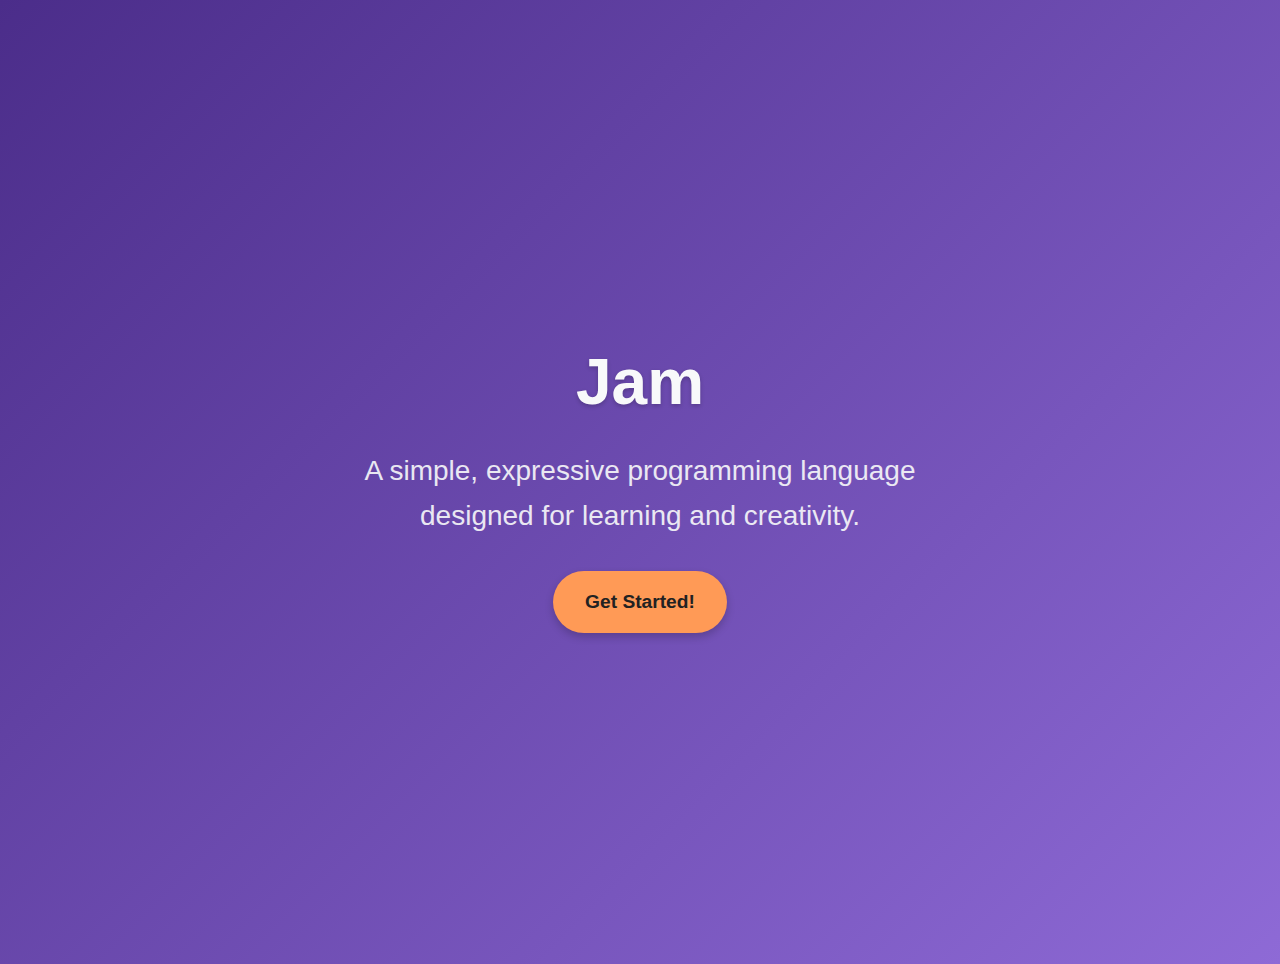
<file: index.html>
<!DOCTYPE html>
<html lang="en">
  <head>
    <meta charset="UTF-8" />
    <meta name="viewport" content="width=device-width, initial-scale=1.0" />
    <link
      rel="apple-touch-icon"
      sizes="180x180"
      href="/icon/apple-touch-icon.png"
    />
    <link
      rel="icon"
      type="image/png"
      sizes="32x32"
      href="/icon/favicon-32x32.png"
    />
    <link
      rel="icon"
      type="image/png"
      sizes="16x16"
      href="/icon/favicon-16x16.png"
    />
    <link rel="manifest" href="/icon/site.webmanifest" />
    <title>Jam - A Simple, Expressive Language</title>
    <style>
      :root {
        --primary: #6e48aa; /* Jam-like purple */
        --primary-dark: #4b2d8a;
        --primary-light: #8e6ad6;
        --secondary: #ff9a56; /* Accent orange */
        --white: #f8f9fa;
      }

      body {
        font-family: "Segoe UI", Arial, sans-serif;
        margin: 0;
        padding: 0;
        line-height: 1.6;
        min-height: 100vh;
        background: linear-gradient(
          135deg,
          var(--primary-dark),
          var(--primary-light)
        );
        color: var(--white);
      }

      .hero {
        display: flex;
        flex-direction: column;
        justify-content: center;
        align-items: center;
        min-height: 100vh;
        padding: 2rem;
        text-align: center;
      }

      .hero h1 {
        font-size: 4rem;
        margin: 0;
        text-shadow: 0 2px 4px rgba(0, 0, 0, 0.2);
        animation: fadeIn 1s ease-in-out;
      }

      .hero p {
        font-size: 1.75rem;
        max-width: 600px;
        margin: 1rem auto 2rem;
        opacity: 0.9;
        animation: fadeIn 1.5s ease-in-out;
      }

      .cta-button {
        background: var(--secondary);
        color: #222;
        padding: 1rem 2rem;
        border-radius: 50px;
        font-weight: bold;
        text-decoration: none;
        font-size: 1.2rem;
        transition: all 0.3s ease;
        box-shadow: 0 4px 8px rgba(0, 0, 0, 0.2);
        animation: fadeIn 2s ease-in-out;
      }

      .cta-button:hover {
        transform: translateY(-3px);
        box-shadow: 0 6px 12px rgba(0, 0, 0, 0.3);
      }

      @keyframes fadeIn {
        from {
          opacity: 0;
          transform: translateY(20px);
        }
        to {
          opacity: 1;
          transform: translateY(0);
        }
      }

      @media (max-width: 768px) {
        .hero h1 {
          font-size: 2.5rem;
        }
        .hero p {
          font-size: 1.25rem;
        }
      }
    </style>
  </head>
  <body>
    <section class="hero">
      <h1>Jam</h1>
      <p>
        A simple, expressive programming language designed for learning and
        creativity.
      </p>
      <a href="docs.html" class="cta-button">Get Started!</a>
    </section>
  </body>
</html>
</file>
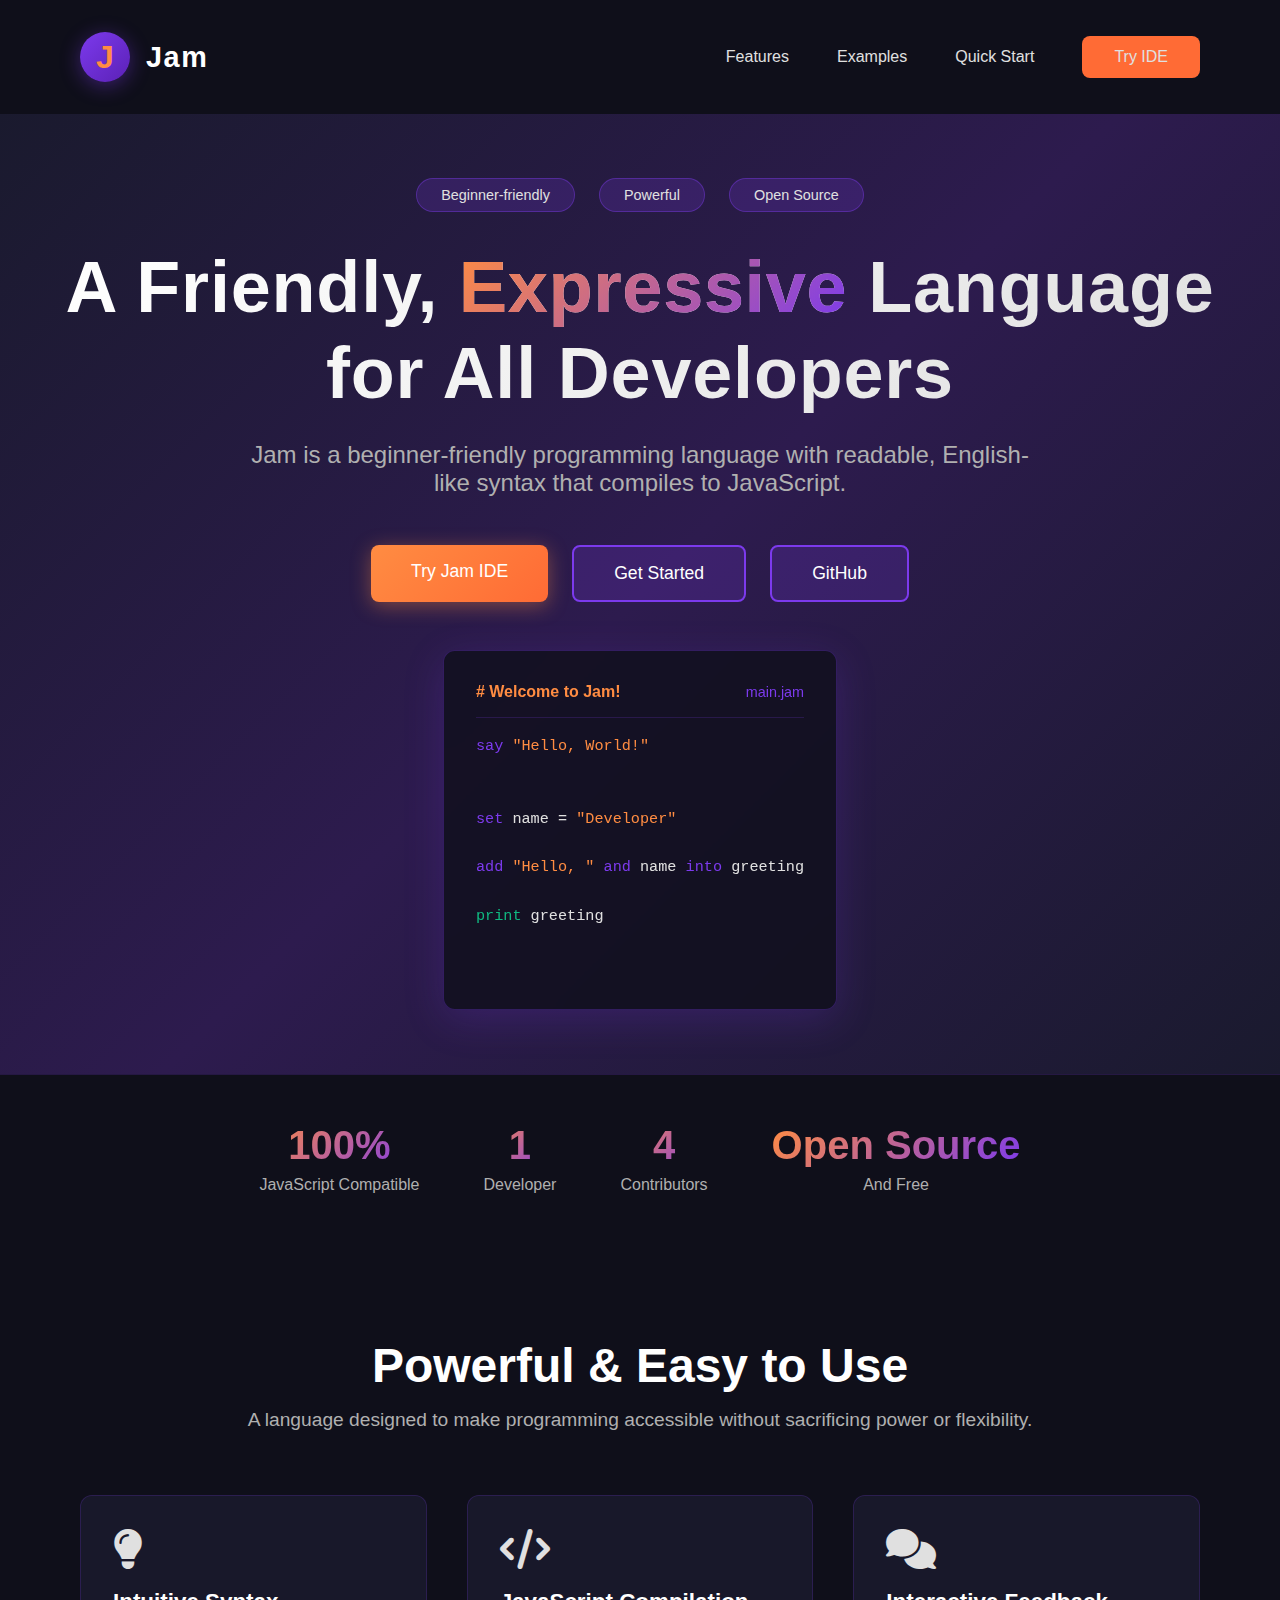
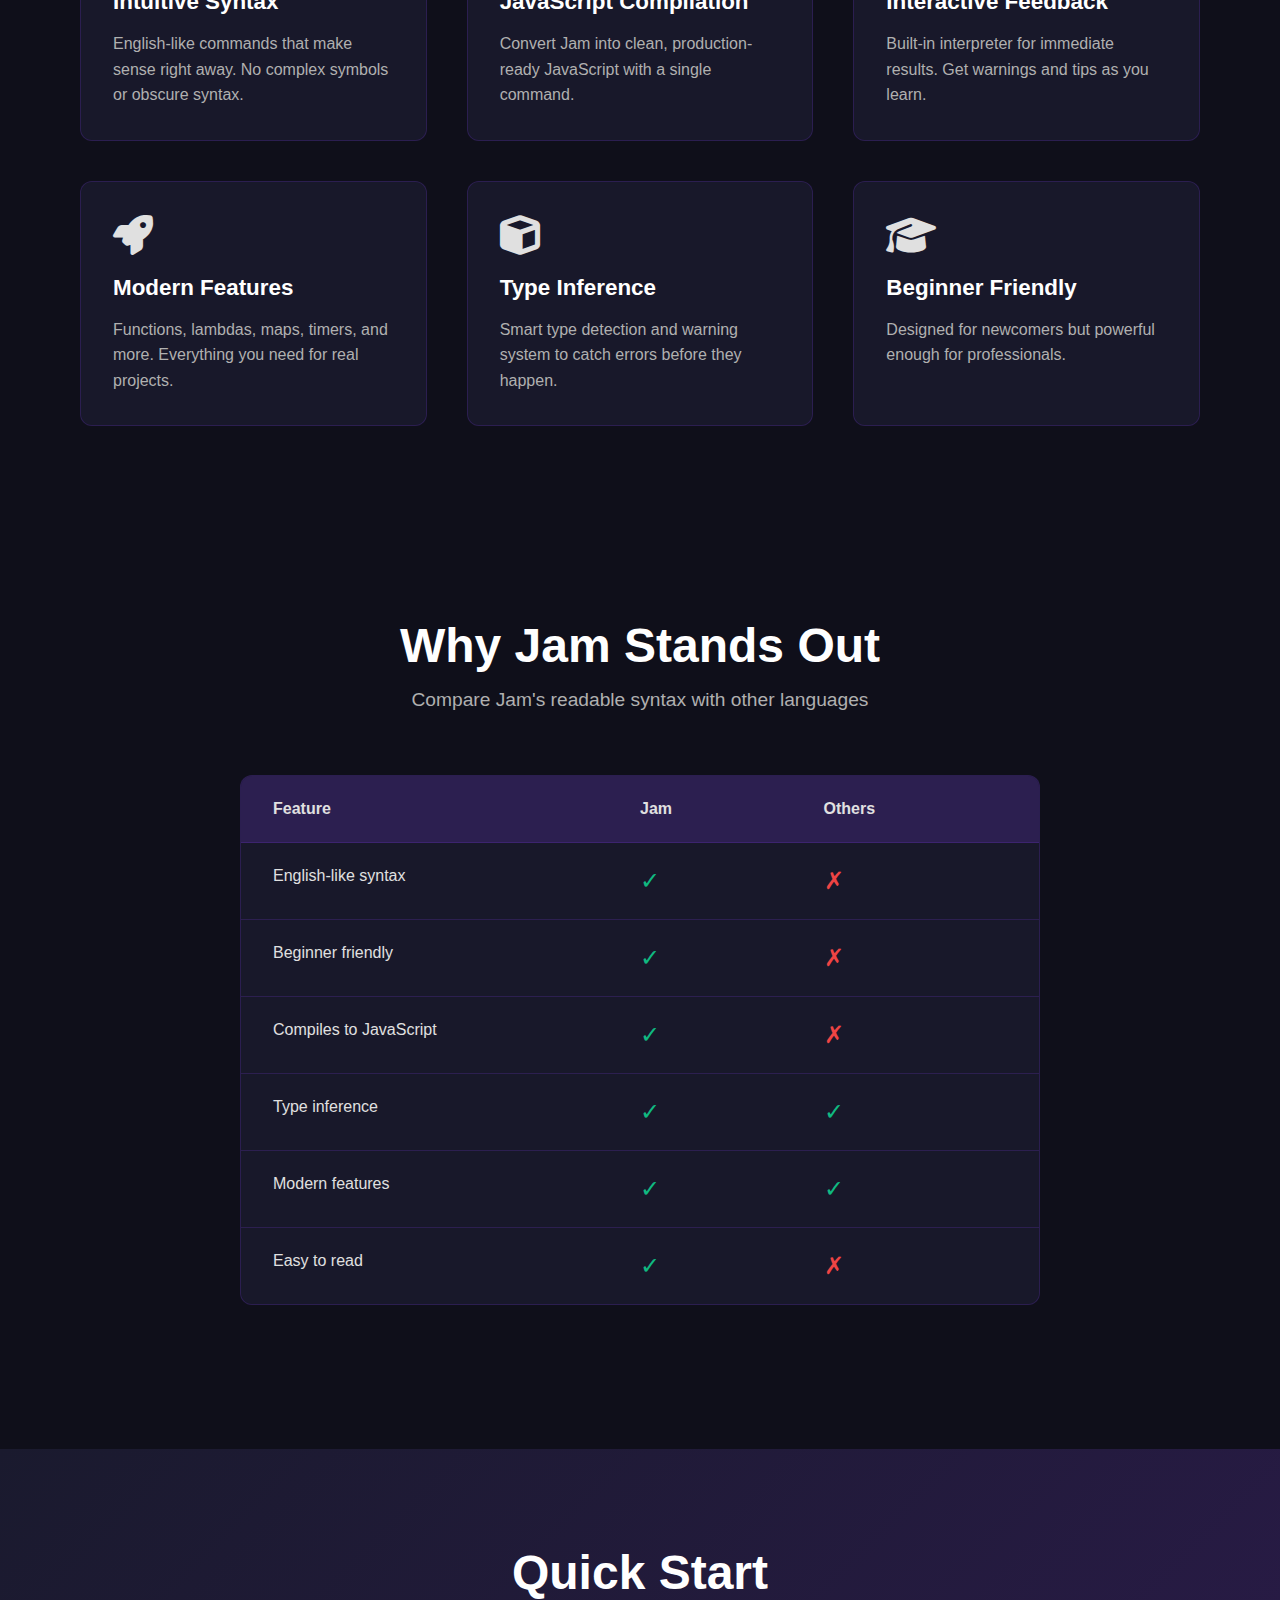
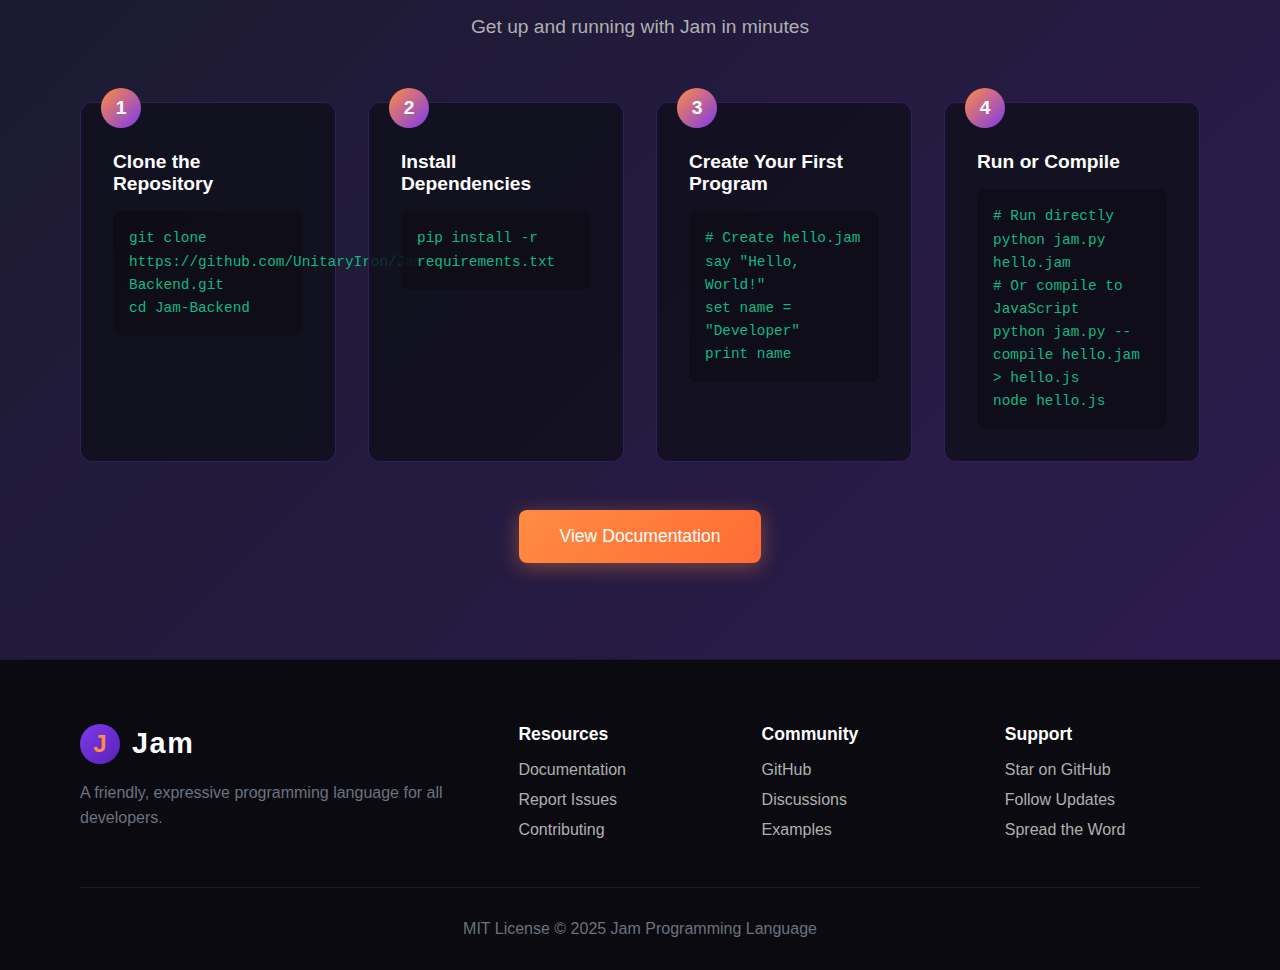
<file: content/index.html>
<!DOCTYPE html>
<html lang="en">
  <head>
    <meta charset="UTF-8" />
    <meta name="viewport" content="width=device-width, initial-scale=1.0" />
    <meta
      name="description"
      content="Jam is a beginner-friendly, expressive programming language with readable, English-like syntax that compiles to JavaScript. Learn, code, and build with Jam."
    />
    <meta
      name="keywords"
      content="Jam, programming language, beginner-friendly, JavaScript, open source, intuitive syntax, type inference, compile, code, developer, expressive, easy, modern features"
    />
    <meta name="author" content="UnitaryIron" />
    <meta property="og:title" content="Jam - A Friendly Programming Language" />
    <meta
      property="og:description"
      content="Jam is a beginner-friendly programming language with readable, English-like syntax that compiles to JavaScript."
    />
    <meta property="og:type" content="website" />
    <meta property="og:url" content="https://jam-org.vercel.app/" />
    <meta
      property="og:image"
      content="content/Jam-logo-modified.png"
    />
    <meta name="twitter:card" content="summary_large_image" />
    <meta
      name="twitter:title"
      content="Jam - A Friendly Programming Language"
    />
    <meta
      name="twitter:description"
      content="Jam is a beginner-friendly programming language with readable, English-like syntax that compiles to JavaScript."
    />
    <meta
      name="twitter:image"
      content="https://jam-lang.dev/assets/jam-logo.png"
    />
    <link rel="canonical" href="https://jam-org.vercel.app/" />
    <link rel="icon" href="
content/Jam-logo-modified.png" />
    <link
      rel="stylesheet"
      href="https://cdnjs.cloudflare.com/ajax/libs/font-awesome/6.4.0/css/all.min.css"
    />
    <title>
      Jam - A Friendly Programming Language | Beginner-Friendly, Expressive,
      JavaScript Compatible
    </title>
    <link rel="icon" type="image/png" href="content/Jam-logo-modified.png">
    <style>
      * {
        margin: 0;
        padding: 0;
        box-sizing: border-box;
      }

      body {
        font-family: -apple-system, BlinkMacSystemFont, "Segoe UI", Roboto,
          "Helvetica Neue", Arial, sans-serif;
        overflow-x: hidden;
        background: #0f0f1a;
        color: #e0e0e0;
      }

      .hero {
        position: relative;
        min-height: 100vh;
        background: linear-gradient(
          135deg,
          #1a1a2e 0%,
          #2d1b4e 50%,
          #1a1a2e 100%
        );
        display: flex;
        flex-direction: column;
      }

      nav {
        display: flex;
        justify-content: space-between;
        align-items: center;
        padding: 2rem 5rem;
        position: relative;
        z-index: 10;
      }

      .logo-container {
        display: flex;
        align-items: center;
        gap: 1rem;
      }

      .logo-circle {
        width: 50px;
        height: 50px;
        background: linear-gradient(135deg, #7c3aed 0%, #5b21b6 100%);
        border-radius: 50%;
        display: flex;
        align-items: center;
        justify-content: center;
        font-size: 2rem;
        font-weight: bold;
        color: #ff8c42;
        box-shadow: 0 4px 20px rgba(124, 58, 237, 0.4);
      }

      .logo-text {
        font-size: 1.8rem;
        font-weight: 600;
        letter-spacing: 0.1rem;
        color: #fff;
      }

      .nav-links {
        display: flex;
        gap: 3rem;
        align-items: center;
      }

      .nav-links a {
        text-decoration: none;
        color: #e0e0e0;
        font-size: 1rem;
        transition: color 0.3s;
        position: relative;
      }

      .nav-links a:hover {
        color: #ff8c42;
      }

      .try-ide-btn {
        background: #ff6b35 100%;
        color: #fff;
        padding: 0.75rem 2rem;
        border-radius: 8px;
      }

      .hero-content {
        flex: 1;
        display: flex;
        flex-direction: column;
        justify-content: center;
        align-items: center;
        text-align: center;
        padding: 4rem 2rem;
        position: relative;
        z-index: 5;
      }

      .badges {
        display: flex;
        gap: 1.5rem;
        margin-bottom: 2rem;
        flex-wrap: wrap;
        justify-content: center;
      }

      .badge {
        background: rgba(124, 58, 237, 0.2);
        border: 1px solid rgba(124, 58, 237, 0.4);
        padding: 0.5rem 1.5rem;
        border-radius: 20px;
        font-size: 0.9rem;
        color: #e0e0e0;
      }

      h1 {
        font-size: 4.5rem;
        font-weight: 700;
        letter-spacing: 0.05rem;
        line-height: 1.2;
        margin-bottom: 1.5rem;
        color: #fff;
        background: linear-gradient(135deg, #fff 0%, #e0e0e0 100%);
        -webkit-background-clip: text;
        -webkit-text-fill-color: transparent;
        background-clip: text;
      }

      .highlight {
        background: linear-gradient(135deg, #ff8c42 0%, #7c3aed 100%);
        -webkit-background-clip: text;
        -webkit-text-fill-color: transparent;
        background-clip: text;
      }

      .tagline {
        font-size: 1.5rem;
        font-weight: 400;
        color: #b0b0b0;
        max-width: 800px;
        margin-bottom: 3rem;
      }

      .cta-buttons {
        display: flex;
        gap: 1.5rem;
        flex-wrap: wrap;
        justify-content: center;
      }

      .btn {
        padding: 1rem 2.5rem;
        border-radius: 8px;
        text-decoration: none;
        font-size: 1.1rem;
        font-weight: 500;
        transition: all 0.3s;
        display: inline-block;
      }

      .btn-primary {
        background: linear-gradient(135deg, #ff8c42 0%, #ff6b35 100%);
        color: #fff;
        box-shadow: 0 4px 20px rgba(255, 140, 66, 0.4);
      }

      .btn-primary:hover {
        transform: translateY(-3px);
        box-shadow: 0 6px 30px rgba(255, 140, 66, 0.6);
      }

      .btn-secondary {
        background: rgba(124, 58, 237, 0.2);
        border: 2px solid #7c3aed;
        color: #fff;
      }

      .btn-secondary:hover {
        background: rgba(124, 58, 237, 0.4);
        transform: translateY(-3px);
      }

      .code-preview {
        background: rgba(15, 15, 26, 0.8);
        border: 1px solid rgba(124, 58, 237, 0.3);
        border-radius: 12px;
        padding: 2rem;
        max-width: 600px;
        margin: 3rem auto 0;
        box-shadow: 0 10px 40px rgba(124, 58, 237, 0.2);
        backdrop-filter: blur(10px);
      }

      .code-header {
        display: flex;
        justify-content: space-between;
        align-items: center;
        margin-bottom: 1rem;
        padding-bottom: 1rem;
        border-bottom: 1px solid rgba(124, 58, 237, 0.2);
      }

      .code-title {
        color: #ff8c42;
        font-weight: 600;
      }

      .code-lang {
        color: #7c3aed;
        font-size: 0.9rem;
      }

      .code-content {
        text-align: left;
        font-family: "Courier New", monospace;
        font-size: 0.95rem;
        line-height: 1.6;
      }

      .code-line {
        display: block;
        color: #e0e0e0;
      }

      .code-comment {
        color: #6b7280;
      }

      .code-keyword {
        color: #7c3aed;
      }

      .code-string {
        color: #ff8c42;
      }

      .code-function {
        color: #10b981;
      }

      .stats-section {
        display: flex;
        justify-content: center;
        gap: 4rem;
        padding: 3rem 2rem;
        background: rgba(15, 15, 26, 0.5);
        border-top: 1px solid rgba(124, 58, 237, 0.2);
        flex-wrap: wrap;
      }

      .stat {
        text-align: center;
      }

      .stat-number {
        font-size: 2.5rem;
        font-weight: 700;
        background: linear-gradient(135deg, #ff8c42 0%, #7c3aed 100%);
        -webkit-background-clip: text;
        -webkit-text-fill-color: transparent;
        background-clip: text;
        margin-bottom: 0.5rem;
      }

      .stat-label {
        color: #b0b0b0;
        font-size: 1rem;
      }

      .features-section {
        padding: 6rem 5rem;
        background: #0f0f1a;
      }

      .section-title {
        text-align: center;
        font-size: 3rem;
        margin-bottom: 1rem;
        color: #fff;
      }

      .section-subtitle {
        text-align: center;
        font-size: 1.2rem;
        color: #b0b0b0;
        margin-bottom: 4rem;
      }

      .features-grid {
        display: grid;
        grid-template-columns: repeat(auto-fit, minmax(300px, 1fr));
        gap: 2.5rem;
        max-width: 1200px;
        margin: 0 auto;
      }

      .feature-card {
        background: rgba(26, 26, 46, 0.8);
        border: 1px solid rgba(124, 58, 237, 0.2);
        border-radius: 12px;
        padding: 2rem;
        transition: all 0.3s;
      }

      .feature-card:hover {
        transform: translateY(-5px);
        border-color: rgba(255, 140, 66, 0.5);
        box-shadow: 0 10px 30px rgba(124, 58, 237, 0.3);
      }

      .feature-icon {
        font-size: 2.5rem;
        margin-bottom: 1rem;
      }

      .feature-title {
        font-size: 1.4rem;
        color: #fff;
        margin-bottom: 1rem;
      }

      .feature-desc {
        color: #b0b0b0;
        line-height: 1.6;
      }

      .playground-section {
        padding: 6rem 5rem;
        background: linear-gradient(135deg, #1a1a2e 0%, #2d1b4e 100%);
      }

      .playground-container {
        max-width: 1200px;
        margin: 0 auto;
        background: rgba(15, 15, 26, 0.9);
        border: 1px solid rgba(124, 58, 237, 0.3);
        border-radius: 16px;
        overflow: hidden;
        box-shadow: 0 20px 60px rgba(0, 0, 0, 0.4);
      }

      .playground-header {
        background: rgba(26, 26, 46, 0.95);
        padding: 1.5rem 2rem;
        display: flex;
        justify-content: space-between;
        align-items: center;
        border-bottom: 1px solid rgba(124, 58, 237, 0.3);
      }

      .playground-title {
        color: #fff;
        font-size: 1.2rem;
      }

      .playground-buttons {
        display: flex;
        gap: 1rem;
      }

      .playground-btn {
        padding: 0.5rem 1.5rem;
        border: none;
        border-radius: 6px;
        cursor: pointer;
        font-weight: 500;
        transition: all 0.3s;
      }

      .reset-btn {
        background: rgba(124, 58, 237, 0.2);
        color: #e0e0e0;
      }

      .reset-btn:hover {
        background: rgba(124, 58, 237, 0.4);
      }

      .run-btn {
        background: linear-gradient(135deg, #ff8c42 0%, #ff6b35 100%);
        color: #fff;
      }

      .run-btn:hover {
        transform: translateY(-2px);
        box-shadow: 0 4px 15px rgba(255, 140, 66, 0.5);
      }

      .playground-content {
        display: grid;
        grid-template-columns: 1fr 1fr;
        min-height: 400px;
      }

      .editor-pane {
        padding: 2rem;
        background: rgba(15, 15, 26, 0.5);
        border-right: 1px solid rgba(124, 58, 237, 0.2);
      }

      .output-pane {
        padding: 2rem;
        background: rgba(10, 10, 15, 0.5);
      }

      .pane-label {
        color: #7c3aed;
        font-size: 0.9rem;
        margin-bottom: 1rem;
        font-weight: 600;
      }

      .editor-content {
        font-family: "Courier New", monospace;
        color: #e0e0e0;
        line-height: 1.8;
        font-size: 0.95rem;
      }

      .output-content {
        font-family: "Courier New", monospace;
        color: #10b981;
        font-size: 0.95rem;
      }

      .comparison-section {
        padding: 6rem 5rem;
        background: #0f0f1a;
      }

      .comparison-table {
        max-width: 800px;
        margin: 3rem auto;
        background: rgba(26, 26, 46, 0.8);
        border: 1px solid rgba(124, 58, 237, 0.2);
        border-radius: 12px;
        overflow: hidden;
      }

      .table-row {
        display: grid;
        grid-template-columns: 2fr 1fr 1fr;
        padding: 1.5rem 2rem;
        border-bottom: 1px solid rgba(124, 58, 237, 0.2);
      }

      .table-row:last-child {
        border-bottom: none;
      }

      .table-header {
        background: rgba(124, 58, 237, 0.2);
        font-weight: 600;
        color: #ff8c42;
      }

      .table-cell {
        color: #e0e0e0;
      }

      .checkmark {
        color: #10b981;
        font-size: 1.5rem;
      }

      .crossmark {
        color: #ef4444;
        font-size: 1.5rem;
      }

      .quickstart-section {
        padding: 6rem 5rem;
        background: linear-gradient(135deg, #1a1a2e 0%, #2d1b4e 100%);
      }

      .steps-grid {
        display: grid;
        grid-template-columns: repeat(auto-fit, minmax(250px, 1fr));
        gap: 2rem;
        max-width: 1200px;
        margin: 3rem auto;
      }

      .step-card {
        background: rgba(15, 15, 26, 0.8);
        border: 1px solid rgba(124, 58, 237, 0.3);
        border-radius: 12px;
        padding: 2rem;
        position: relative;
      }

      .step-number {
        position: absolute;
        top: -15px;
        left: 20px;
        background: linear-gradient(135deg, #ff8c42 0%, #7c3aed 100%);
        color: #fff;
        width: 40px;
        height: 40px;
        border-radius: 50%;
        display: flex;
        align-items: center;
        justify-content: center;
        font-weight: 700;
        font-size: 1.2rem;
      }

      .step-title {
        color: #fff;
        font-size: 1.2rem;
        margin-bottom: 1rem;
        margin-top: 1rem;
      }

      .step-content {
        background: rgba(10, 10, 15, 0.5);
        padding: 1rem;
        border-radius: 8px;
        font-family: "Courier New", monospace;
        color: #10b981;
        font-size: 0.9rem;
        line-height: 1.6;
      }

      footer {
        background: #0a0a10;
        padding: 4rem 5rem 2rem;
        border-top: 1px solid rgba(124, 58, 237, 0.2);
      }

      .footer-content {
        max-width: 1200px;
        margin: 0 auto;
        display: grid;
        grid-template-columns: 2fr 1fr 1fr 1fr;
        gap: 3rem;
        margin-bottom: 3rem;
      }

      .footer-brand {
        display: flex;
        flex-direction: column;
        gap: 1rem;
      }

      .footer-logo {
        display: flex;
        align-items: center;
        gap: 0.75rem;
      }

      .footer-logo-circle {
        width: 40px;
        height: 40px;
        background: linear-gradient(135deg, #7c3aed 0%, #5b21b6 100%);
        border-radius: 50%;
        display: flex;
        align-items: center;
        justify-content: center;
        font-size: 1.5rem;
        font-weight: bold;
        color: #ff8c42;
      }

      .footer-desc {
        color: #6b7280;
        line-height: 1.6;
      }

      .footer-section h3 {
        color: #fff;
        margin-bottom: 1rem;
        font-size: 1.1rem;
      }

      .footer-links {
        display: flex;
        flex-direction: column;
        gap: 0.75rem;
      }

      .footer-links a {
        color: #b0b0b0;
        text-decoration: none;
        transition: color 0.3s;
      }

      .footer-links a:hover {
        color: #ff8c42;
      }

      .footer-bottom {
        text-align: center;
        padding-top: 2rem;
        border-top: 1px solid rgba(124, 58, 237, 0.2);
        color: #6b7280;
      }

      @media (max-width: 1024px) {
        h1 {
          font-size: 3.5rem;
        }

        .tagline {
          font-size: 1.2rem;
        }

        nav,
        .features-section,
        .playground-section,
        .comparison-section,
        .quickstart-section,
        footer {
          padding-left: 3rem;
          padding-right: 3rem;
        }

        .playground-content {
          grid-template-columns: 1fr;
        }

        .editor-pane {
          border-right: none;
          border-bottom: 1px solid rgba(124, 58, 237, 0.2);
        }

        .footer-content {
          grid-template-columns: 1fr 1fr;
        }
      }

      @media (max-width: 768px) {
        h1 {
          font-size: 2.5rem;
        }

        .tagline {
          font-size: 1rem;
        }

        nav {
          padding: 1.5rem 2rem;
          flex-direction: column;
          gap: 1.5rem;
        }

        .nav-links {
          gap: 1.5rem;
          font-size: 0.9rem;
          flex-wrap: wrap;
          justify-content: center;
        }

        .features-section,
        .playground-section,
        .comparison-section,
        .quickstart-section,
        footer {
          padding-left: 2rem;
          padding-right: 2rem;
        }

        .section-title {
          font-size: 2rem;
        }

        .table-row {
          grid-template-columns: 1fr;
          gap: 0.5rem;
        }

        .footer-content {
          grid-template-columns: 1fr;
        }
      }
    </style>
    <script type="application/ld+json">
      {
        "@context": "https://schema.org",
        "@type": "SoftwareApplication",
        "name": "Jam Programming Language",
        "url": "https://jam-lang.dev/",
        "applicationCategory": "Programming Language",
        "operatingSystem": "Windows, macOS, Linux",
        "creator": {
          "@type": "Person",
          "name": "UnitaryIron"
        },
        "description": "Jam is a beginner-friendly, expressive programming language with readable, English-like syntax that compiles to JavaScript.",
        "offers": {
          "@type": "Offer",
          "price": "0",
          "priceCurrency": "USD"
        }
      }
    </script>
  </head>
  <body>
    <header>
      <nav aria-label="Main Navigation">
        <div class="logo-container">
          <div class="logo-circle" aria-label="Jam Logo">J</div>
          <span class="logo-text">Jam</span>
        </div>
        <div class="nav-links">
          <a href="#features" title="Jam Features">Features</a>
          <a href="#examples" title="Jam Examples">Examples</a>
          <a href="#quickstart" title="Jam Quick Start">Quick Start</a>
          <a
            href="https://jam-ide.vercel.app/"
            class="try-ide-btn"
            title="Try Jam IDE"
            >Try IDE</a
          >
        </div>
      </nav>
    </header>

    <main>
      <section class="hero" aria-labelledby="main-title">
        <div class="hero-content">
          <div class="badges" aria-label="Jam Highlights">
            <span class="badge">Beginner-friendly</span>
            <span class="badge">Powerful</span>
            <span class="badge">Open Source</span>
          </div>

          <h1 id="main-title">
            A Friendly,
            <span class="highlight">Expressive</span> Language<br />for All
            Developers
          </h1>

          <p class="tagline">
            Jam is a beginner-friendly programming language with readable,
            English-like syntax that compiles to JavaScript.
          </p>

          <div class="cta-buttons">
            <a
              href="https://jam-ide.vercel.app/"
              class="btn btn-primary"
              title="Try Jam IDE"
              >Try Jam IDE</a
            >
            <a
              href="#quickstart"
              class="btn btn-secondary"
              title="Get Started with Jam"
              >Get Started</a
            >
            <a
              href="https://github.com/UnitaryIron/Jam-Backend"
              class="btn btn-secondary"
              title="Jam on GitHub"
              >GitHub</a
            >
          </div>

          <div class="code-preview" aria-label="Jam Example Code">
            <div class="code-header">
              <span class="code-title"># Welcome to Jam!</span>
              <span class="code-lang">main.jam</span>
            </div>
            <pre class="code-content">
<span class="code-line"><span class="code-keyword">say</span> <span class="code-string">"Hello, World!"</span></span>
<span class="code-line"></span>
<span class="code-line"><span class="code-keyword">set</span> name = <span class="code-string">"Developer"</span></span>
<span class="code-line"><span class="code-keyword">add</span> <span class="code-string">"Hello, "</span> <span class="code-keyword">and</span> name <span class="code-keyword">into</span> greeting</span>
<span class="code-line"><span class="code-function">print</span> greeting</span>
            </pre>
          </div>
        </div>
      </section>

      <section class="stats-section" aria-label="Jam Stats">
        <div class="stat">
          <div class="stat-number">100%</div>
          <div class="stat-label">JavaScript Compatible</div>
        </div>
        <div class="stat">
          <div class="stat-number">1</div>
          <div class="stat-label">Developer</div>
        </div>
        <div class="stat">
          <div class="stat-number">4</div>
          <div class="stat-label">Contributors</div>
        </div>
        <div class="stat">
          <div class="stat-number">Open Source</div>
          <div class="stat-label">And Free</div>
        </div>
      </section>

      <section
        id="features"
        class="features-section"
        aria-labelledby="features-title"
      >
        <h2 class="section-title" id="features-title">
          Powerful & Easy to Use
        </h2>
        <p class="section-subtitle">
          A language designed to make programming accessible without sacrificing
          power or flexibility.
        </p>

        <div class="features-grid">
          <div class="feature-card">
            <div class="feature-icon">
              <i
                class="fas fa-lightbulb"
                aria-hidden="true"
                title="Intuitive Syntax"
              ></i>
            </div>
            <h3 class="feature-title">Intuitive Syntax</h3>
            <p class="feature-desc">
              English-like commands that make sense right away. No complex
              symbols or obscure syntax.
            </p>
          </div>

          <div class="feature-card">
            <div class="feature-icon">
              <i
                class="fas fa-code"
                aria-hidden="true"
                title="JavaScript Compilation"
              ></i>
            </div>
            <h3 class="feature-title">JavaScript Compilation</h3>
            <p class="feature-desc">
              Convert Jam into clean, production-ready JavaScript with a single
              command.
            </p>
          </div>

          <div class="feature-card">
            <div class="feature-icon">
              <i
                class="fas fa-comments"
                aria-hidden="true"
                title="Interactive Feedback"
              ></i>
            </div>
            <h3 class="feature-title">Interactive Feedback</h3>
            <p class="feature-desc">
              Built-in interpreter for immediate results. Get warnings and tips
              as you learn.
            </p>
          </div>

          <div class="feature-card">
            <div class="feature-icon">
              <i
                class="fas fa-rocket"
                aria-hidden="true"
                title="Modern Features"
              ></i>
            </div>
            <h3 class="feature-title">Modern Features</h3>
            <p class="feature-desc">
              Functions, lambdas, maps, timers, and more. Everything you need
              for real projects.
            </p>
          </div>

          <div class="feature-card">
            <div class="feature-icon">
              <i
                class="fas fa-cube"
                aria-hidden="true"
                title="Type Inference"
              ></i>
            </div>
            <h3 class="feature-title">Type Inference</h3>
            <p class="feature-desc">
              Smart type detection and warning system to catch errors before
              they happen.
            </p>
          </div>

          <div class="feature-card">
            <div class="feature-icon">
              <i
                class="fas fa-graduation-cap"
                aria-hidden="true"
                title="Beginner Friendly"
              ></i>
            </div>
            <h3 class="feature-title">Beginner Friendly</h3>
            <p class="feature-desc">
              Designed for newcomers but powerful enough for professionals.
            </p>
          </div>
        </div>
      </section>

      <section class="comparison-section" aria-labelledby="comparison-title">
        <h2 class="section-title" id="comparison-title">Why Jam Stands Out</h2>
        <p class="section-subtitle">
          Compare Jam's readable syntax with other languages
        </p>

        <div class="comparison-table" aria-label="Jam Comparison Table">
          <div class="table-row table-header">
            <div class="table-cell">Feature</div>
            <div class="table-cell">Jam</div>
            <div class="table-cell">Others</div>
          </div>
          <div class="table-row">
            <div class="table-cell">English-like syntax</div>
            <div class="table-cell">
              <span class="checkmark" aria-label="Yes">✓</span>
            </div>
            <div class="table-cell">
              <span class="crossmark" aria-label="No">✗</span>
            </div>
          </div>
          <div class="table-row">
            <div class="table-cell">Beginner friendly</div>
            <div class="table-cell">
              <span class="checkmark" aria-label="Yes">✓</span>
            </div>
            <div class="table-cell">
              <span class="crossmark" aria-label="No">✗</span>
            </div>
          </div>
          <div class="table-row">
            <div class="table-cell">Compiles to JavaScript</div>
            <div class="table-cell">
              <span class="checkmark" aria-label="Yes">✓</span>
            </div>
            <div class="table-cell">
              <span class="crossmark" aria-label="No">✗</span>
            </div>
          </div>
          <div class="table-row">
            <div class="table-cell">Type inference</div>
            <div class="table-cell">
              <span class="checkmark" aria-label="Yes">✓</span>
            </div>
            <div class="table-cell">
              <span class="checkmark" aria-label="Yes">✓</span>
            </div>
          </div>
          <div class="table-row">
            <div class="table-cell">Modern features</div>
            <div class="table-cell">
              <span class="checkmark" aria-label="Yes">✓</span>
            </div>
            <div class="table-cell">
              <span class="checkmark" aria-label="Yes">✓</span>
            </div>
          </div>
          <div class="table-row">
            <div class="table-cell">Easy to read</div>
            <div class="table-cell">
              <span class="checkmark" aria-label="Yes">✓</span>
            </div>
            <div class="table-cell">
              <span class="crossmark" aria-label="No">✗</span>
            </div>
          </div>
        </div>
      </section>

      <section
        id="quickstart"
        class="quickstart-section"
        aria-labelledby="quickstart-title"
      >
        <h2 class="section-title" id="quickstart-title">Quick Start</h2>
        <p class="section-subtitle">Get up and running with Jam in minutes</p>

        <div class="steps-grid">
          <div class="step-card">
            <div class="step-number">1</div>
            <h3 class="step-title">Clone the Repository</h3>
            <div class="step-content">
              git clone https://github.com/UnitaryIron/Jam-Backend.git<br />
              cd Jam-Backend
            </div>
          </div>

          <div class="step-card">
            <div class="step-number">2</div>
            <h3 class="step-title">Install Dependencies</h3>
            <div class="step-content">pip install -r requirements.txt</div>
          </div>

          <div class="step-card">
            <div class="step-number">3</div>
            <h3 class="step-title">Create Your First Program</h3>
            <div class="step-content">
              # Create hello.jam<br />
              say "Hello, World!"<br />
              set name = "Developer"<br />
              print name
            </div>
          </div>

          <div class="step-card">
            <div class="step-number">4</div>
            <h3 class="step-title">Run or Compile</h3>
            <div class="step-content">
              # Run directly<br />
              python jam.py hello.jam<br />
              # Or compile to JavaScript<br />
              python jam.py --compile hello.jam > hello.js<br />
              node hello.js
            </div>
          </div>
        </div>

        <div style="text-align: center; margin-top: 3rem">
          <a
            href="https://github.com/UnitaryIron/Jam-Backend"
            class="btn btn-primary"
            title="View Jam Documentation"
            >View Documentation</a
          >
        </div>
      </section>
    </main>

    <footer>
      <div class="footer-content">
        <div class="footer-brand">
          <div class="footer-logo">
            <div class="footer-logo-circle" aria-label="Jam Logo">J</div>
            <span class="logo-text">Jam</span>
          </div>
          <p class="footer-desc">
            A friendly, expressive programming language for all developers.
          </p>
        </div>

        <div class="footer-section">
          <h3>Resources</h3>
          <div class="footer-links">
            <a
              href="https://github.com/UnitaryIron/Jam-Backend"
              title="Jam Documentation"
              >Documentation</a
            >
            <a
              href="https://github.com/UnitaryIron/Jam-Backend"
              title="Report Issues"
              >Report Issues</a
            >
            <a
              href="https://github.com/UnitaryIron/Jam-Backend"
              title="Contributing to Jam"
              >Contributing</a
            >
          </div>
        </div>

        <div class="footer-section">
          <h3>Community</h3>
          <div class="footer-links">
            <a
              href="https://github.com/UnitaryIron/Jam-Backend"
              title="Jam GitHub"
              >GitHub</a
            >
            <a href="#" title="Jam Discussions">Discussions</a>
            <a
              href="https://github.com/UnitaryIron/Jam-Backend"
              title="Jam Examples"
              >Examples</a
            >
          </div>
        </div>

        <div class="footer-section">
          <h3>Support</h3>
          <div class="footer-links">
            <a
              href="https://github.com/UnitaryIron/Jam-Backend"
              title="Star Jam on GitHub"
              >Star on GitHub</a
            >
            <a
              href="https://github.com/UnitaryIron/Jam-Backend"
              title="Follow Jam Updates"
              >Follow Updates</a
            >
            <a href="#" title="Spread the Word about Jam">Spread the Word</a>
          </div>
        </div>
      </div>

      <div class="footer-bottom">
        <p>MIT License © 2025 Jam Programming Language</p>
      </div>
    </footer>
  </body>
</html>
</file>
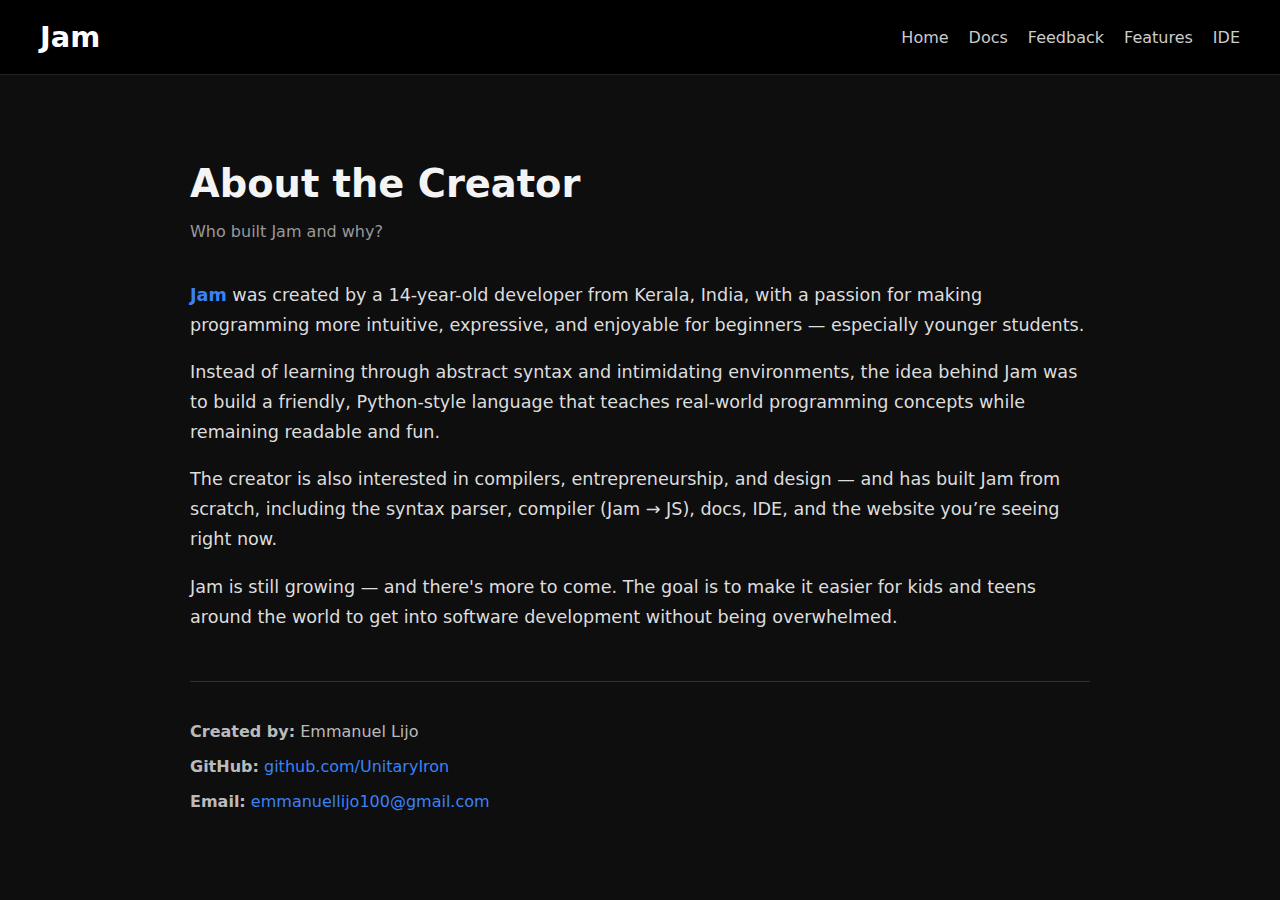
<file: content/about.html>
<!DOCTYPE html>
<html lang="en">
  <head>
    <meta charset="UTF-8" />
    <meta name="viewport" content="width=device-width, initial-scale=1.0" />
    <title>About the Creator – Jam</title>
<meta name="title" content="About the Creator – Jam">
<meta name="description" content="Jam is a simple, expressive programming language designed for beginners. Try out the browser-based IDE and get started instantly.">
<link rel="canonical" href="https://jam-org.vercel.app/" />
<meta property="og:type" content="website">
<meta property="og:url" content="https://jam-org.vercel.app/">
<meta property="og:title" content="Jam Programming Language – Beginner-Friendly & Powerful">
<meta property="og:description" content="Jam is a simple, expressive programming language designed for beginners. Try out the browser-based IDE and get started instantly.">
<meta property="og:image" content="https://jam-org.vercel.app/og-image.png"> <!-- Replace with your actual image -->
<meta name="twitter:card" content="summary_large_image">
<meta name="twitter:url" content="https://jam-org.vercel.app/">
<meta name="twitter:title" content="Jam Programming Language – Beginner-Friendly & Powerful">
<meta name="twitter:description" content="Jam is a simple, expressive programming language designed for beginners. Try out the browser-based IDE and get started instantly.">
<meta name="twitter:image" content="https://jam-org.vercel.app/og-image.png">
    <style>
      :root {
        --bg: #0e0e0f;
        --fg: #f4f4f4;
        --muted: #999;
        --accent: #3a82f7;
        --dark-gray: #1b1b1d;
      }

      body {
        margin: 0;
        font-family: "Segoe UI", system-ui, sans-serif;
        background: var(--bg);
        color: var(--fg);
      }

      header {
        padding: 20px 40px;
        background-color: #000;
        border-bottom: 1px solid #222;
        display: flex;
        justify-content: space-between;
        align-items: center;
      }

      .logo {
        font-size: 1.8rem;
        font-weight: bold;
        color: #fff;
      }

      .nav-items {
        display: flex;
        gap: 20px;
      }

      .nav-items a {
        color: #ccc;
        text-decoration: none;
        font-weight: 500;
        transition: color 0.3s;
      }

      .nav-items a:hover {
        color: var(--accent);
      }

      .container {
        max-width: 900px;
        margin: 0 auto;
        padding: 60px 20px;
      }

      h1 {
        font-size: 2.4rem;
        margin-bottom: 10px;
      }

      .subheading {
        color: var(--muted);
        margin-bottom: 40px;
      }

      .about-text {
        line-height: 1.7;
        font-size: 1.1rem;
        color: #ddd;
      }

      .highlight {
        color: var(--accent);
        font-weight: 600;
      }

      .contact {
        margin-top: 3rem;
        padding-top: 1.5rem;
        border-top: 1px solid #333;
        color: #bbb;
        font-size: 1rem;
      }

      .contact a {
        color: var(--accent);
        text-decoration: none;
      }

      .contact a:hover {
        text-decoration: underline;
      }

      @media (max-width: 768px) {
        header {
          flex-direction: column;
          align-items: flex-start;
        }

        .nav-items {
          margin-top: 10px;
          flex-direction: column;
          gap: 10px;
        }
      }
    </style>
    <link
      rel="apple-touch-icon"
      sizes="180x180"
      href="/icon/apple-touch-icon.png"
    />
    <link
      rel="icon"
      type="image/png"
      sizes="32x32"
      href="/icon/favicon-32x32.png"
    />
    <link
      rel="icon"
      type="image/png"
      sizes="16x16"
      href="/icon/favicon-16x16.png"
    />
    <link rel="manifest" href="/icon/site.webmanifest" />
  </head>
  <body>
    <header>
      <div class="logo">Jam</div>
      <div class="nav-items">
        <a href="index.html">Home</a>
        <a href="docs.html">Docs</a>
        <a href="community.html">Feedback</a>
        <a href="features.html">Features</a>
        <a href="https://jam-frontend-alpha.vercel.app/" target="_blank">IDE</a>
      </div>
    </header>

    <div class="container">
      <h1>About the Creator</h1>
      <p class="subheading">Who built Jam and why?</p>
      <div class="about-text">
        <p>
          <span class="highlight">Jam</span> was created by a 14-year-old
          developer from Kerala, India, with a passion for making programming
          more intuitive, expressive, and enjoyable for beginners — especially
          younger students.
        </p>
        <p>
          Instead of learning through abstract syntax and intimidating
          environments, the idea behind Jam was to build a friendly,
          Python-style language that teaches real-world programming concepts
          while remaining readable and fun.
        </p>
        <p>
          The creator is also interested in compilers, entrepreneurship, and
          design — and has built Jam from scratch, including the syntax parser,
          compiler (Jam → JS), docs, IDE, and the website you’re seeing right
          now.
        </p>
        <p>
          Jam is still growing — and there's more to come. The goal is to make
          it easier for kids and teens around the world to get into software
          development without being overwhelmed.
        </p>
      </div>

      <div class="contact">
        <p><strong>Created by:</strong> Emmanuel Lijo</p>
        <p>
          <strong>GitHub:</strong>
          <a href="https://github.com/unitaryiron" target="_blank"
            >github.com/UnitaryIron</a
          >
        </p>
        <p>
          <strong>Email:</strong>
          <a href="mailto:emmanuellijo670@gmail.com"
            >emmanuellijo100@gmail.com</a
          >
        </p>
      </div>
    </div>
  </body>
</html>
</file>
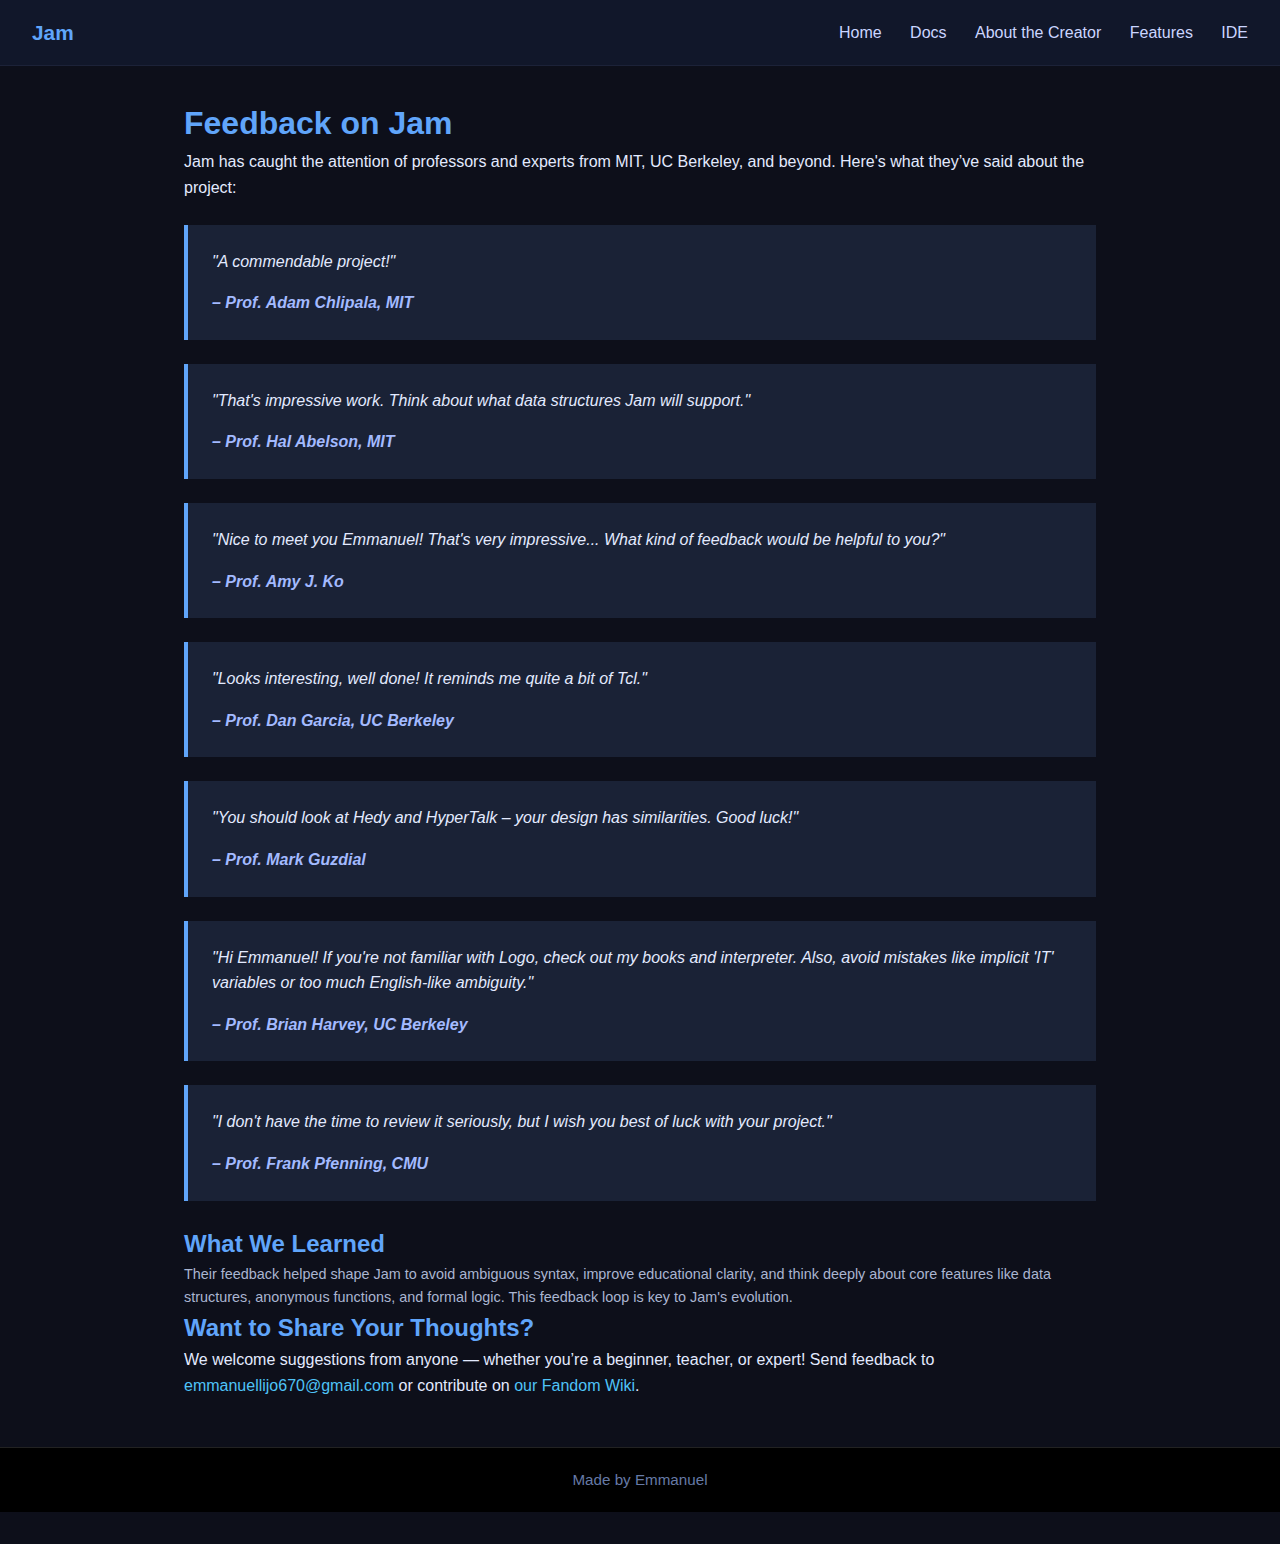
<file: content/community.html>
<!DOCTYPE html>
<html lang="en">
  <head>
    <meta charset="UTF-8" />
    <meta name="viewport" content="width=device-width, initial-scale=1.0" />
    <title>Jam – Feedback</title>
    <link rel="stylesheet" href="style.css" />
    <style>
      body {
        margin: 0;
        background-color: #0d0f1a;
        color: #e3eaff;
        font-family: "Segoe UI", sans-serif;
      }

      nav {
        background-color: #11172a;
        padding: 1rem 2rem;
        display: flex;
        justify-content: space-between;
        align-items: center;
        border-bottom: 1px solid #1c2238;
      }

      nav h1 {
        font-size: 1.3rem;
        color: #60a5fa;
        margin: 0;
      }

      nav a {
        color: #cbd5ff;
        text-decoration: none;
        margin-left: 1.5rem;
        font-size: 1rem;
      }

      nav a:hover {
        color: #60a5fa;
      }

      .container {
        max-width: 960px;
        margin: 2rem auto;
        padding: 0 1.5rem;
      }

      h1,
      h2 {
        color: #60a5fa;
      }

      .quote {
        background-color: #1a2236;
        padding: 1.5rem;
        margin: 1.5rem 0;
        border-left: 4px solid #60a5fa;
        font-style: italic;
      }

      .author {
        margin-top: 1rem;
        font-weight: bold;
        color: #a3baff;
      }

      footer {
        text-align: center;
        margin: 3rem 0 2rem;
        font-size: 0.95rem;
        color: #667aa6;
      }

      .note {
        font-size: 0.9rem;
        color: #aab5d1;
      }
    </style>
    <link
      rel="apple-touch-icon"
      sizes="180x180"
      href="/icon/apple-touch-icon.png"
    />
    <link
      rel="icon"
      type="image/png"
      sizes="32x32"
      href="/icon/favicon-32x32.png"
    />
    <link
      rel="icon"
      type="image/png"
      sizes="16x16"
      href="/icon/favicon-16x16.png"
    />
    <link rel="manifest" href="/icon/site.webmanifest" />
  </head>
  <body>
    <nav>
      <h1>Jam</h1>
      <div>
        <a href="index.html">Home</a>
        <a href="docs.html">Docs</a>
        <a href="about.html">About the Creator</a>
        <a href="features.html">Features</a>
        <a href="https://jam-frontend-alpha.vercel.app/" target="_blank">IDE</a>
      </div>
    </nav>

    <div class="container">
      <h1>Feedback on Jam</h1>
      <p>
        Jam has caught the attention of professors and experts from MIT, UC
        Berkeley, and beyond. Here's what they’ve said about the project:
      </p>

      <div class="quote">
        "A commendable project!"
        <div class="author">– Prof. Adam Chlipala, MIT</div>
      </div>

      <div class="quote">
        "That's impressive work. Think about what data structures Jam will
        support."
        <div class="author">– Prof. Hal Abelson, MIT</div>
      </div>

      <div class="quote">
        "Nice to meet you Emmanuel! That's very impressive... What kind of
        feedback would be helpful to you?"
        <div class="author">– Prof. Amy J. Ko</div>
      </div>

      <div class="quote">
        "Looks interesting, well done! It reminds me quite a bit of Tcl."
        <div class="author">– Prof. Dan Garcia, UC Berkeley</div>
      </div>

      <div class="quote">
        "You should look at Hedy and HyperTalk – your design has similarities.
        Good luck!"
        <div class="author">– Prof. Mark Guzdial</div>
      </div>

      <div class="quote">
        "Hi Emmanuel! If you're not familiar with Logo, check out my books and
        interpreter. Also, avoid mistakes like implicit 'IT' variables or too
        much English-like ambiguity."
        <div class="author">– Prof. Brian Harvey, UC Berkeley</div>
      </div>

      <div class="quote">
        "I don't have the time to review it seriously, but I wish you best of
        luck with your project."
        <div class="author">– Prof. Frank Pfenning, CMU</div>
      </div>

      <h2>What We Learned</h2>
      <p class="note">
        Their feedback helped shape Jam to avoid ambiguous syntax, improve
        educational clarity, and think deeply about core features like data
        structures, anonymous functions, and formal logic. This feedback loop is
        key to Jam's evolution.
      </p>

      <h2>Want to Share Your Thoughts?</h2>
      <p>
        We welcome suggestions from anyone — whether you’re a beginner, teacher,
        or expert! Send feedback to
        <a href="mailto:emmanuellijo670@gmail.com">emmanuellijo670@gmail.com</a>
        or contribute on
        <a href="https://jam-language.fandom.com/wiki/Jam_Wiki" target="_blank"
          >our Fandom Wiki</a
        >.
      </p>
    </div>

    <footer>
      <p>Made by Emmanuel</p>
    </footer>
  </body>
</html>
</file>
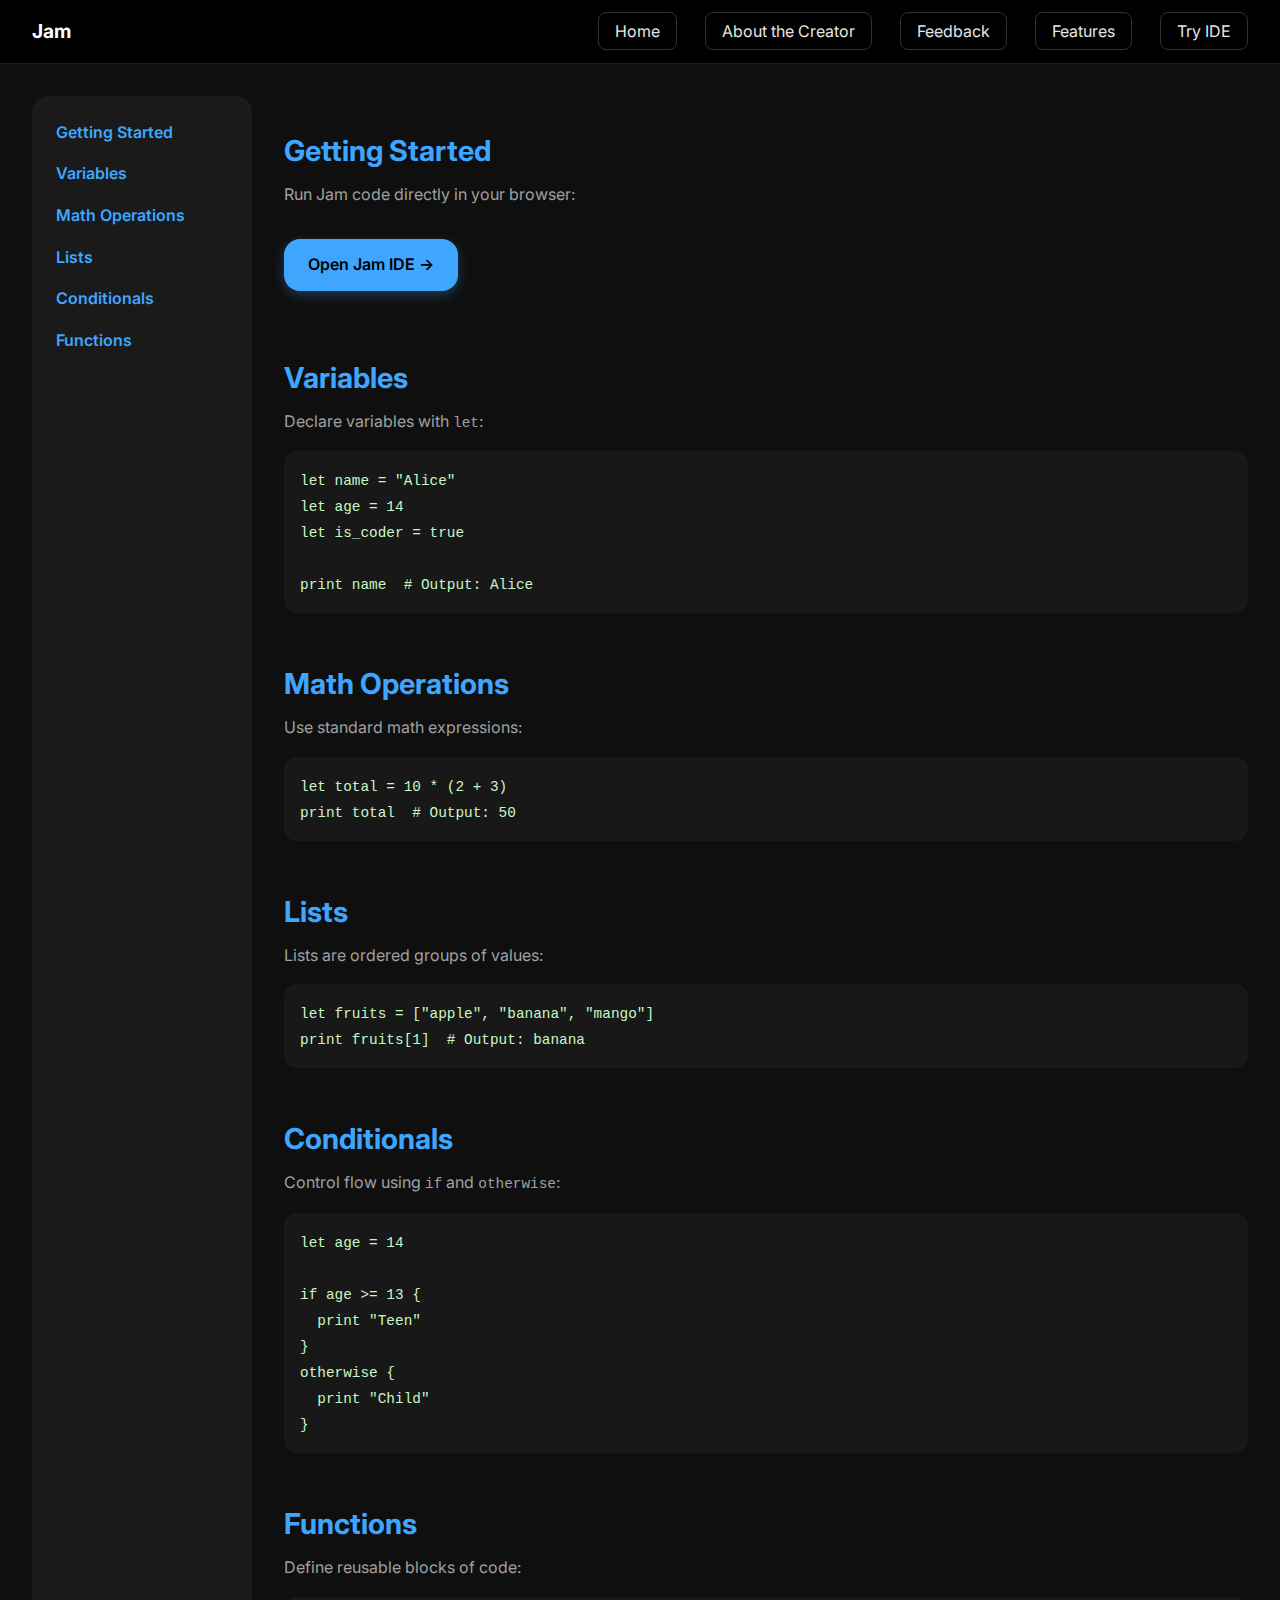
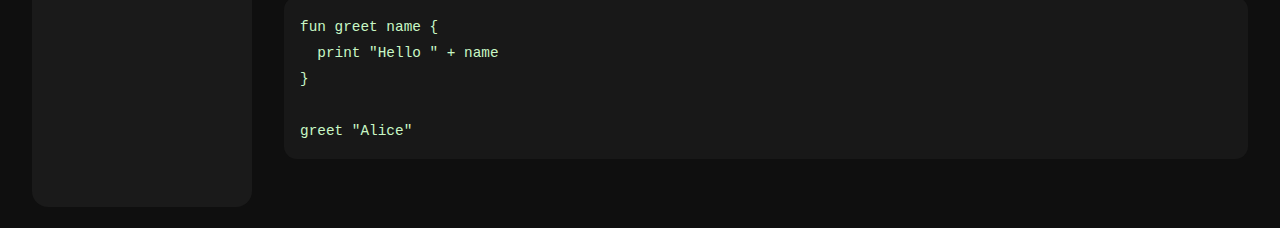
<file: content/docs.html>
<!DOCTYPE html>
<html lang="en">
  <head>
    <meta charset="UTF-8" />
    <meta name="viewport" content="width=device-width, initial-scale=1.0" />
    <title>Jam Documentation</title>
    <link
      href="https://fonts.googleapis.com/css2?family=Inter:wght@400;600;700&display=swap"
      rel="stylesheet"
    />
    <style>
      :root {
        --bg: #0f0f0f;
        --sidebar-bg: #1a1a1a;
        --accent: #3ea6ff;
        --text: #e5e5e5;
        --muted: #a0a0a0;
        --code-bg: #181818;
      }

      * {
        margin: 0;
        padding: 0;
        box-sizing: border-box;
        font-family: "Inter", sans-serif;
      }

      body {
        background-color: var(--bg);
        color: var(--text);
        line-height: 1.6;
      }

      header {
        background: black;
        padding: 1rem 2rem;
        display: flex;
        justify-content: space-between;
        align-items: center;
        border-bottom: 1px solid #222;
      }

      header h1 {
        color: white;
        font-size: 1.2rem;
      }

      nav a {
        color: var(--text);
        margin-left: 1.5rem;
        text-decoration: none;
        padding: 0.5rem 1rem;
        border: 1px solid #333;
        border-radius: 0.5rem;
        transition: all 0.2s ease;
      }

      nav a:hover {
        background: var(--accent);
        color: black;
        border-color: var(--accent);
      }

      .container {
        display: flex;
        padding: 2rem;
      }

      .sidebar {
        background: var(--sidebar-bg);
        padding: 1.5rem;
        border-radius: 1rem;
        width: 220px;
        margin-right: 2rem;
        display: flex;
        flex-direction: column;
        gap: 1rem;
      }

      .sidebar a {
        color: var(--accent);
        text-decoration: none;
        font-weight: 600;
        transition: color 0.2s ease;
      }

      .sidebar a:hover {
        color: white;
      }

      .content {
        flex: 1;
      }

      h2 {
        color: var(--accent);
        font-size: 1.8rem;
        margin-top: 2rem;
        margin-bottom: 0.5rem;
      }

      p {
        color: var(--muted);
        margin-bottom: 1rem;
      }

      .btn {
        display: inline-block;
        margin: 1rem 0;
        padding: 0.8rem 1.5rem;
        background: var(--accent);
        color: black;
        border: none;
        border-radius: 1rem;
        font-weight: 600;
        box-shadow: 0 4px 12px rgba(62, 166, 255, 0.3);
        transition: all 0.2s ease;
        text-decoration: none;
      }

      .btn:hover {
        transform: translateY(-2px);
        box-shadow: 0 6px 16px rgba(62, 166, 255, 0.5);
      }

      pre {
        background: var(--code-bg);
        color: #c8f7c5;
        padding: 1rem;
        border-radius: 0.8rem;
        overflow-x: auto;
        margin-bottom: 1rem;
      }

      code {
        font-family: "Fira Code", monospace;
        font-size: 0.9rem;
      }

      .section {
        margin-bottom: 3rem;
      }

      .copy-btn {
        float: right;
        margin: 0.3rem;
        background: var(--accent);
        color: black;
        padding: 0.3rem 0.6rem;
        border: none;
        border-radius: 0.4rem;
        font-size: 0.8rem;
        cursor: pointer;
      }
    </style>
    <link
      rel="apple-touch-icon"
      sizes="180x180"
      href="/icon/apple-touch-icon.png"
    />
    <link
      rel="icon"
      type="image/png"
      sizes="32x32"
      href="/icon/favicon-32x32.png"
    />
    <link
      rel="icon"
      type="image/png"
      sizes="16x16"
      href="/icon/favicon-16x16.png"
    />
    <link rel="manifest" href="/icon/site.webmanifest" />
  </head>
  <body>
    <header>
      <h1>Jam</h1>
      <nav>
        <a href="index.html">Home</a>
        <a href="about.html">About the Creator</a>
        <a href="community.html">Feedback</a>
        <a href="features.html">Features</a>
        <a href="https://jam-frontend-alpha.vercel.app/" target="_blank"
          >Try IDE</a
        >
      </nav>
    </header>

    <div class="container">
      <aside class="sidebar">
        <a href="#getting-started">Getting Started</a>
        <a href="#variables">Variables</a>
        <a href="#math">Math Operations</a>
        <a href="#lists">Lists</a>
        <a href="#conditionals">Conditionals</a>
        <a href="#functions">Functions</a>
      </aside>

      <main class="content">
        <div class="section" id="getting-started">
          <h2>Getting Started</h2>
          <p>Run Jam code directly in your browser:</p>
          <a
            class="btn"
            href="https://jam-frontend-alpha.vercel.app/"
            target="_blank"
            >Open Jam IDE →</a
          >
        </div>

        <div class="section" id="variables">
          <h2>Variables</h2>
          <p>Declare variables with <code>let</code>:</p>
          <pre><code>let name = "Alice"
let age = 14
let is_coder = true

print name  # Output: Alice</code></pre>
        </div>

        <div class="section" id="math">
          <h2>Math Operations</h2>
          <p>Use standard math expressions:</p>
          <pre><code>let total = 10 * (2 + 3)
print total  # Output: 50</code></pre>
        </div>

        <div class="section" id="lists">
          <h2>Lists</h2>
          <p>Lists are ordered groups of values:</p>
          <pre><code>let fruits = ["apple", "banana", "mango"]
print fruits[1]  # Output: banana</code></pre>
        </div>

        <div class="section" id="conditionals">
          <h2>Conditionals</h2>
          <p>Control flow using <code>if</code> and <code>otherwise</code>:</p>
          <pre><code>let age = 14

if age >= 13 {
  print "Teen"
}
otherwise {
  print "Child"
}</code></pre>
        </div>

        <div class="section" id="functions">
          <h2>Functions</h2>
          <p>Define reusable blocks of code:</p>
          <pre><code>fun greet name {
  print "Hello " + name
}

greet "Alice"</code></pre>
        </div>
      </main>
    </div>
  </body>
</html>
</file>
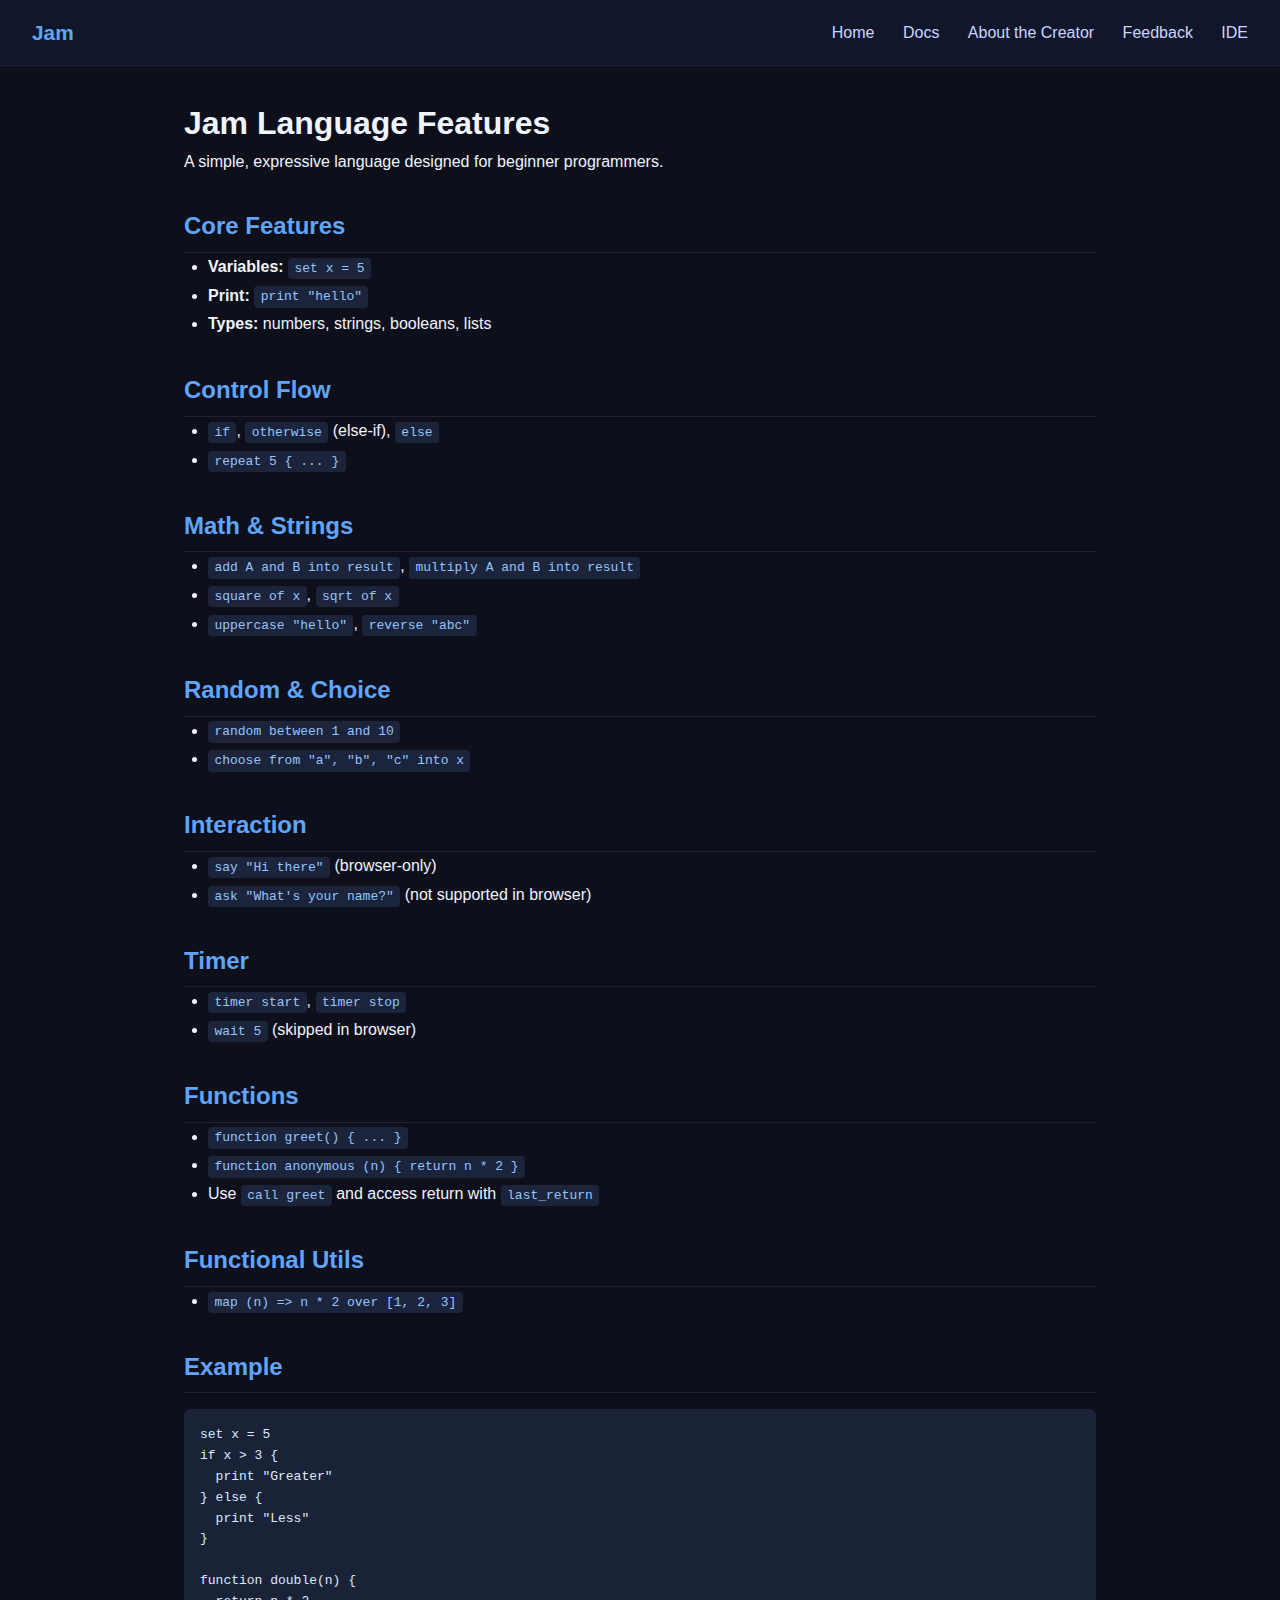
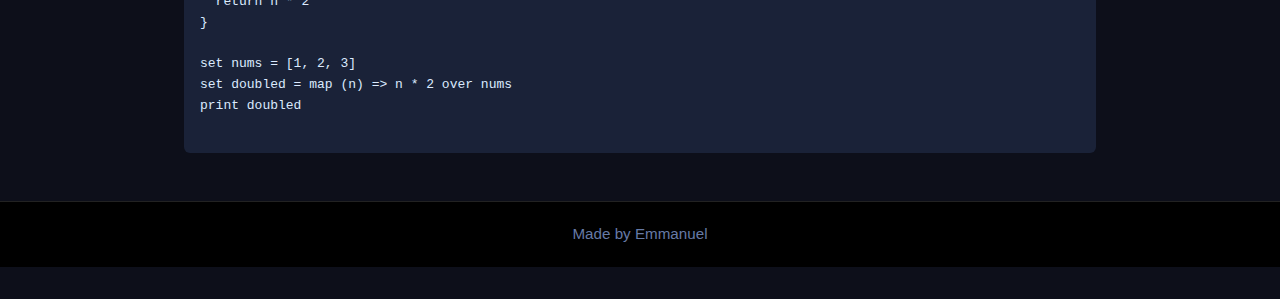
<file: content/features.html>
<!DOCTYPE html>
<html lang="en">
  <head>
    <meta charset="UTF-8" />
    <meta name="viewport" content="width=device-width, initial-scale=1.0" />
    <title>Jam – Features</title>
    <meta name="title" content="Jam Features">
<meta name="description" content="Jam is a simple, expressive programming language designed for beginners. Try out the browser-based IDE and get started instantly.">
<link rel="canonical" href="https://jam-org.vercel.app/" />
<meta property="og:type" content="website">
<meta property="og:url" content="https://jam-org.vercel.app/">
<meta property="og:title" content="Jam Programming Language – Beginner-Friendly & Powerful">
<meta property="og:description" content="Jam is a simple, expressive programming language designed for beginners. Try out the browser-based IDE and get started instantly.">
<meta property="og:image" content="https://jam-org.vercel.app/og-image.png"> <!-- Replace with your actual image -->
<meta name="twitter:card" content="summary_large_image">
<meta name="twitter:url" content="https://jam-org.vercel.app/">
<meta name="twitter:title" content="Jam Programming Language – Beginner-Friendly & Powerful">
<meta name="twitter:description" content="Jam is a simple, expressive programming language designed for beginners. Try out the browser-based IDE and get started instantly.">
<meta name="twitter:image" content="https://jam-org.vercel.app/og-image.png">
    <link rel="stylesheet" href="style.css" />
    <style>
      body {
        margin: 0;
        background-color: #0d0f1a;
        color: #f0f4ff;
        font-family: "Segoe UI", sans-serif;
      }

      nav {
        background-color: #11172a;
        padding: 1rem 2rem;
        display: flex;
        justify-content: space-between;
        align-items: center;
        border-bottom: 1px solid #1c2238;
      }

      nav h1 {
        font-size: 1.3rem;
        color: #60a5fa;
        margin: 0;
      }

      nav a {
        color: #cbd5ff;
        text-decoration: none;
        margin-left: 1.5rem;
        font-size: 1rem;
      }

      nav a:hover {
        color: #60a5fa;
      }

      .container {
        max-width: 960px;
        margin: 2rem auto;
        padding: 0 1.5rem;
      }

      h2 {
        color: #60a5fa;
        margin-top: 2rem;
        border-bottom: 1px solid #223;
        padding-bottom: 0.4rem;
      }

      ul {
        list-style-type: disc;
        padding-left: 1.5rem;
        line-height: 1.8;
      }

      code {
        background-color: #1c243b;
        padding: 0.2rem 0.4rem;
        border-radius: 4px;
        color: #93c5fd;
      }

      pre {
        background-color: #1a2238;
        padding: 1rem;
        border-radius: 6px;
        overflow-x: auto;
        margin-top: 1rem;
        color: #dbeafe;
      }

      footer {
        text-align: center;
        margin: 3rem 0 2rem;
        font-size: 0.95rem;
        color: #667aa6;
      }
    </style>
    <link
      rel="apple-touch-icon"
      sizes="180x180"
      href="/icon/apple-touch-icon.png"
    />
    <link
      rel="icon"
      type="image/png"
      sizes="32x32"
      href="/icon/favicon-32x32.png"
    />
    <link
      rel="icon"
      type="image/png"
      sizes="16x16"
      href="/icon/favicon-16x16.png"
    />
    <link rel="manifest" href="/icon/site.webmanifest" />
  </head>
  <body>
    <nav>
      <h1>Jam</h1>
      <div>
        <a href="index.html">Home</a>
        <a href="docs.html">Docs</a>
        <a href="about.html">About the Creator</a>
        <a href="community.html">Feedback</a>
        <a href="https://jam-frontend-alpha.vercel.app/" target="_blank">IDE</a>
      </div>
    </nav>

    <div class="container">
      <h1>Jam Language Features</h1>
      <p>A simple, expressive language designed for beginner programmers.</p>

      <h2>Core Features</h2>
      <ul>
        <li><strong>Variables:</strong> <code>set x = 5</code></li>
        <li><strong>Print:</strong> <code>print "hello"</code></li>
        <li><strong>Types:</strong> numbers, strings, booleans, lists</li>
      </ul>

      <h2>Control Flow</h2>
      <ul>
        <li>
          <code>if</code>, <code>otherwise</code> (else-if), <code>else</code>
        </li>
        <li><code>repeat 5 { ... }</code></li>
      </ul>

      <h2>Math & Strings</h2>
      <ul>
        <li>
          <code>add A and B into result</code>,
          <code>multiply A and B into result</code>
        </li>
        <li><code>square of x</code>, <code>sqrt of x</code></li>
        <li><code>uppercase "hello"</code>, <code>reverse "abc"</code></li>
      </ul>

      <h2>Random & Choice</h2>
      <ul>
        <li><code>random between 1 and 10</code></li>
        <li><code>choose from "a", "b", "c" into x</code></li>
      </ul>

      <h2>Interaction</h2>
      <ul>
        <li><code>say "Hi there"</code> (browser-only)</li>
        <li><code>ask "What's your name?"</code> (not supported in browser)</li>
      </ul>

      <h2>Timer</h2>
      <ul>
        <li><code>timer start</code>, <code>timer stop</code></li>
        <li><code>wait 5</code> (skipped in browser)</li>
      </ul>

      <h2>Functions</h2>
      <ul>
        <li><code>function greet() { ... }</code></li>
        <li><code>function anonymous (n) { return n * 2 }</code></li>
        <li>
          Use <code>call greet</code> and access return with
          <code>last_return</code>
        </li>
      </ul>

      <h2>Functional Utils</h2>
      <ul>
        <li><code>map (n) => n * 2 over [1, 2, 3]</code></li>
      </ul>

      <h2>Example</h2>
      <pre>
set x = 5
if x > 3 {
  print "Greater"
} else {
  print "Less"
}

function double(n) {
  return n * 2
}

set nums = [1, 2, 3]
set doubled = map (n) => n * 2 over nums
print doubled
    </pre
      >
    </div>

    <footer>
      <p>Made by Emmanuel</p>
    </footer>
  </body>
</html>
</file>
<file: content/style.css>
* {
  margin: 0;
  padding: 0;
  box-sizing: border-box;
}

body {
  font-family: 'Segoe UI', sans-serif;
  background: #111;
  color: #eee;
  line-height: 1.6;
}

a {
  color: #4fc3f7;
  text-decoration: none;
}

.navbar {
  display: flex;
  justify-content: space-between;
  align-items: center;
  padding: 20px 40px;
  background-color: #000;
  border-bottom: 1px solid #222;
}

.logo {
  font-size: 1.8rem;
  font-weight: bold;
  color: #fff;
}

.nav-items {
  display: flex;
  gap: 20px;
}

.btn {
  background: #222;
  color: #fff;
  padding: 8px 16px;
  border-radius: 6px;
  border: 1px solid #555;
  text-decoration: none;
  transition: background 0.3s;
}

.btn:hover {
  background: #4fc3f7;
  color: #000;
}


.nav-items a {
  background: #222;
  color: #fff;
  padding: 8px 16px;
  border-radius: 6px;
  border: 1px solid #555;
  text-decoration: none;
  transition: background 0.3s;
}

.nav-items a:hover {
  background: #4fc3f7;
  color: #000;
}


.btn {
  background: #222;
  color: #fff;
  padding: 10px 20px;
  border-radius: 6px;
  transition: 0.3s;
  border: 1px solid #555;
}

.btn:hover {
  background: #4fc3f7;
  color: #000;
}

.btn.primary {
  background: #4fc3f7;
  color: #000;
  font-weight: bold;
}

.hero {
  display: flex;
  justify-content: space-between;
  align-items: center;
  padding: 80px 40px;
  flex-wrap: wrap;
}

.hero-content {
  flex: 1;
  padding-right: 40px;
}

.hero-content h1 {
  font-size: 3rem;
  margin-bottom: 20px;
}

.hero-content p {
  font-size: 1.2rem;
  margin-bottom: 30px;
  max-width: 600px;
}

.hero-code {
  flex: 1;
  background: #1e1e1e;
  padding: 20px;
  border-radius: 8px;
  color: #c3e88d;
  font-family: 'Courier New', monospace;
  max-width: 500px;
  overflow-x: auto;
}

.features {
  display: flex;
  justify-content: space-around;
  flex-wrap: wrap;
  padding: 60px 40px;
  background-color: #181818;
}

.feature {
  flex: 1;
  margin: 20px;
  max-width: 300px;
}

.feature h3 {
  font-size: 1.5rem;
  margin-bottom: 10px;
  color: #4fc3f7;
}

footer {
  text-align: center;
  padding: 20px;
  font-size: 0.9rem;
  background: #000;
  border-top: 1px solid #222;
}
</file>
